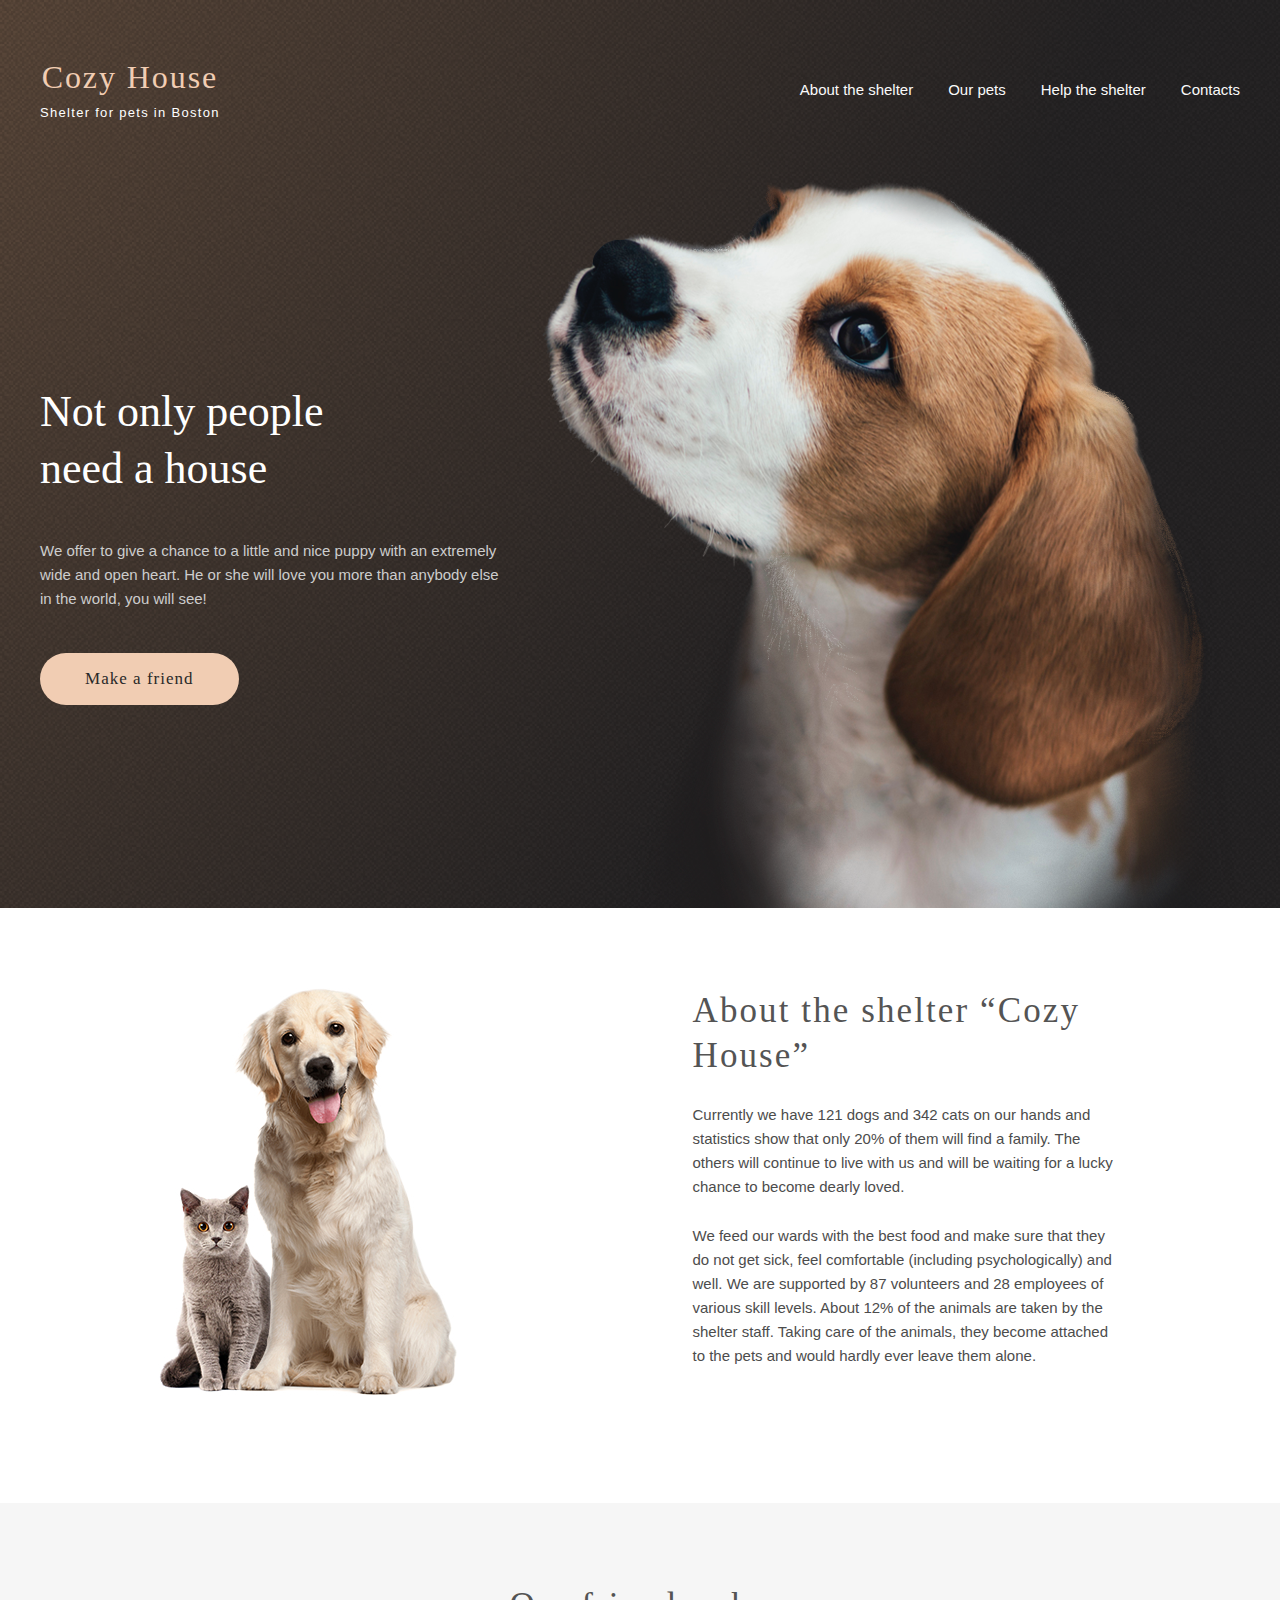
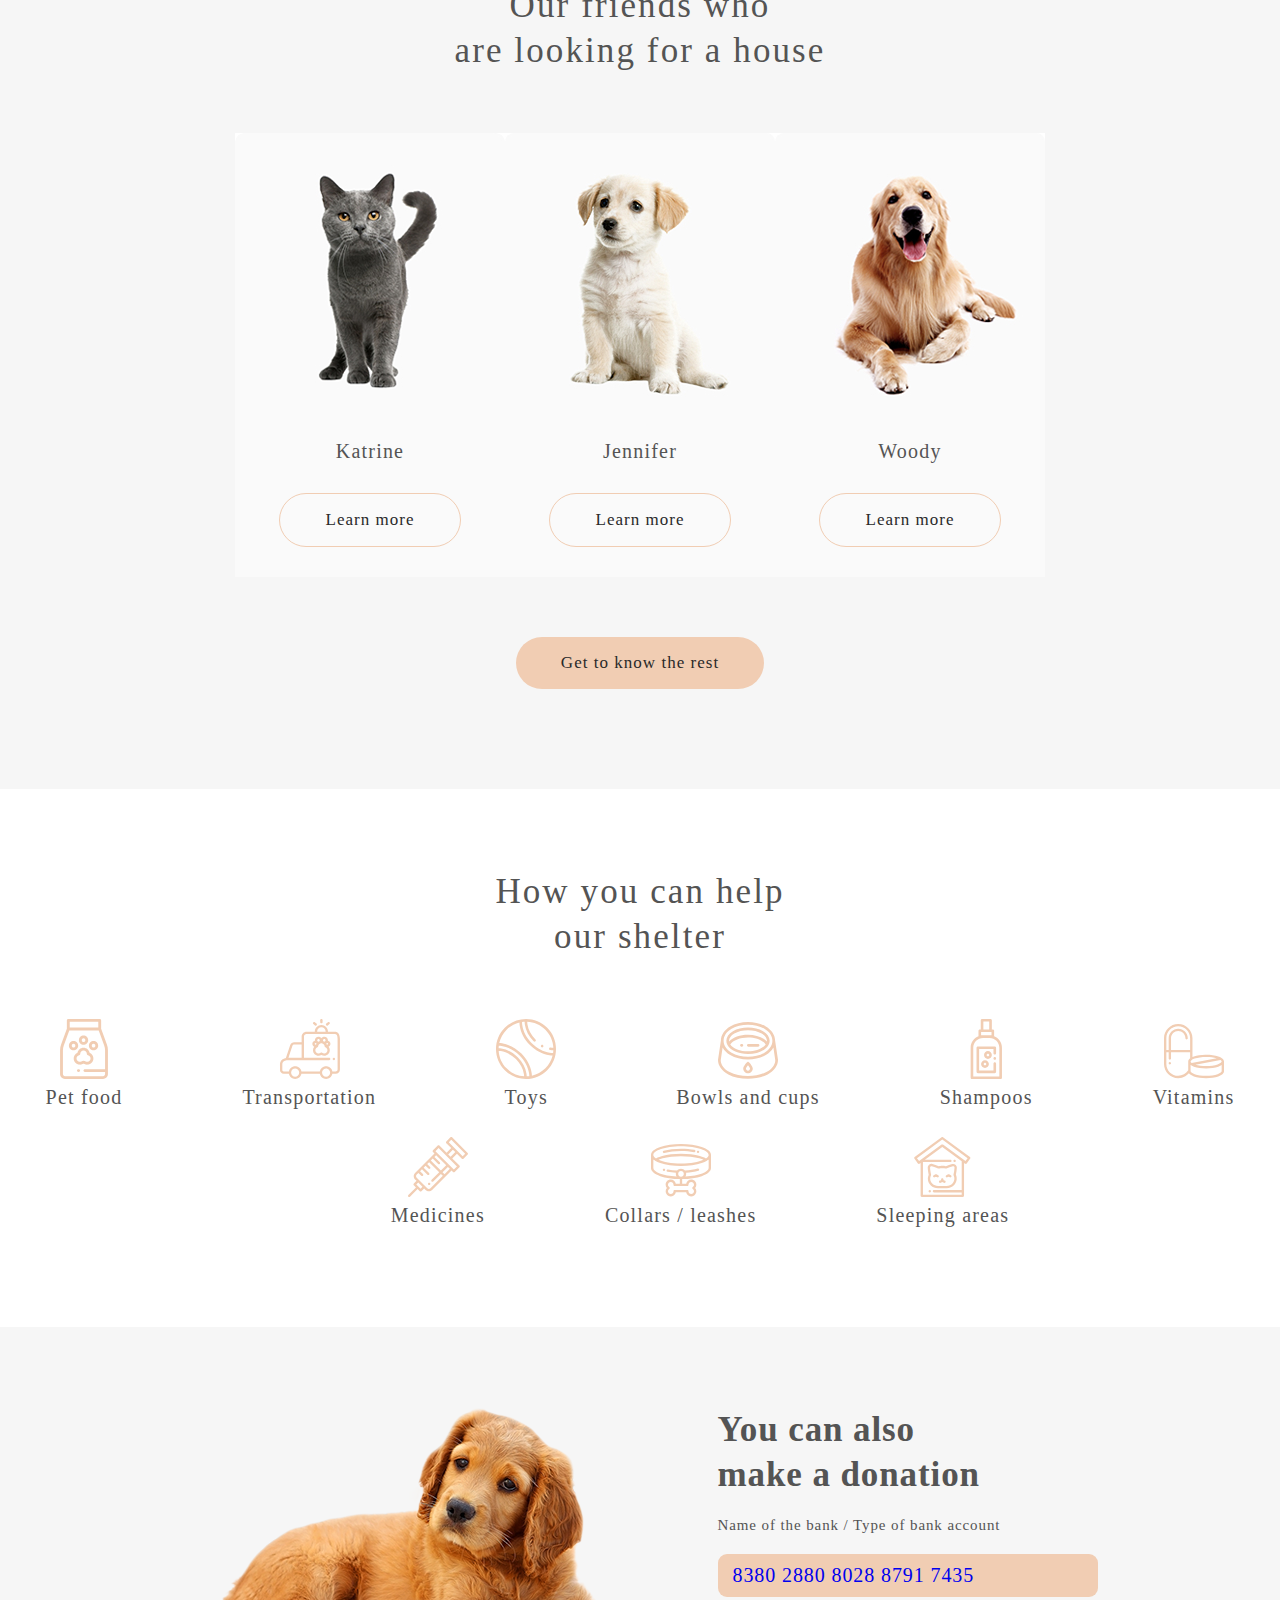
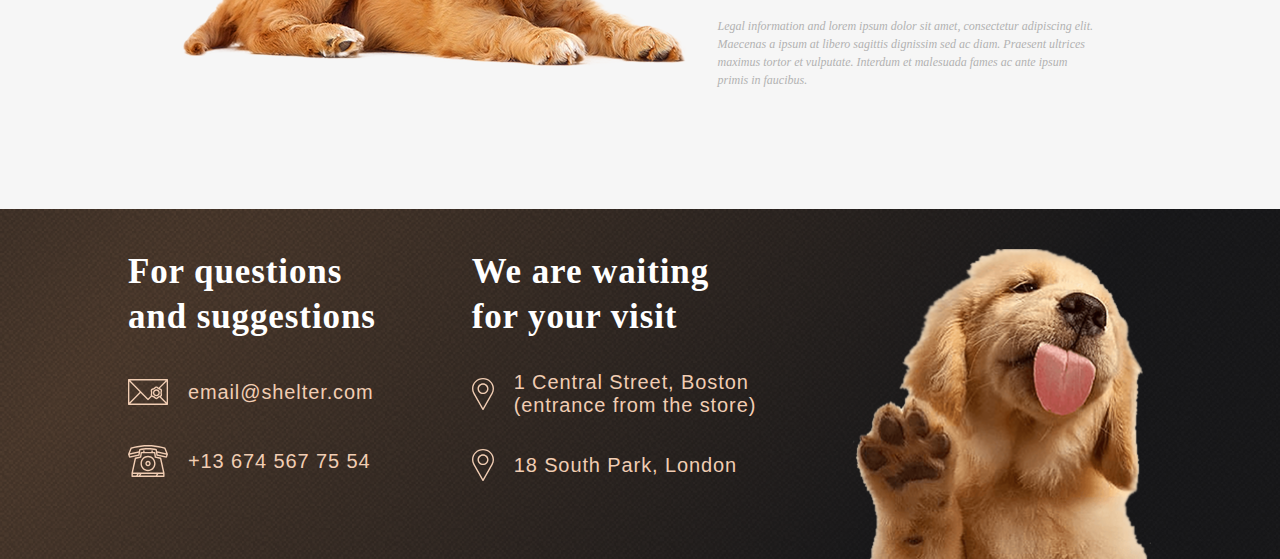
<file: petsindex/index.html>
<!DOCTYPE html>
<html lang="en">
<head>
    <meta charset="UTF-8">
    <meta http-equiv="X-UA-Compatible" content="IE=edge">
    <meta name="viewport" content="width=device-width, initial-scale=1.0">
    <title>Document</title>
    <link rel="stylesheet" href="css/normalize.css">
    <link rel="stylesheet" href="css/style.css">
</head>
<body>
    
    <header class="header">
        <div class="container">
            <div class="header__inner">
                <div class="header__title">
                    <h1 class="title__name">
                        Cozy House
                    </h1>
                    <p class="title__text">Shelter for pets in Boston</p>
                </div>
                <nav class="navigation">
                    <ul class="navigation__items">
                        <li class="navigation__item">
                            <a class="navigation__link navigation__link--activ" href="#">About the shelter</a>
                        </li>
                        <li class="navigation__item">
                            <a class="navigation__link" href="our pets/index2.html">Our pets</a>
                        </li>
                        <li class="navigation__item">
                            <a class="navigation__link" href="#help">Help the shelter</a>
                        </li>
                        <li class="navigation__item">
                            <a class="navigation__link" href="#footer">Contacts</a>
                        </li>
                    </ul>
                </nav>
            </div>
        </div>
    </header>
    <main class="main">
        <section class="make" id="make">
            <div class="container">
                <div class="make__inner">
                    <div class="make__column">
                        <h2 class="make__title">
                            Not only people <br> need a house
                        </h2>
                        <p class="make__content">
                            We offer to give a chance to a little and nice puppy with an extremely wide and open heart. He or she will love you more than anybody else in the world, you will see!
                        </p>
                        <button class="make__btn btn">Make a friend</button>
                    </div>
                    <div class="make__image">
                        <img class="make__image-img" src="images/dog.png" alt="pets">
                    </div>
                </div>
            </div>
        </section>
        <section class="about">
            <div class="container">
                <div class="about__inner">
                    <div class="about__images">
                        <img class="about__img" src="images/about-pets.jpg" alt="dog and cat">
                    </div>
                    <div class="about__content">
                        <h2 class="about__title">About the shelter “Cozy House”</h2>
                        <p class="about__text">
                            Currently we have 121 dogs and 342 cats on our hands and statistics show that only 20% of them will find a family. The others will continue to live with us and will be waiting for a lucky chance to become dearly loved.
                        </p>
                        <p class="about__text">
                            We feed our wards with the best food and make sure that they do not get sick, feel comfortable (including psychologically) and well. We are supported by 87 volunteers and 28 employees of various skill levels. About 12% of the animals are taken by the shelter staff. Taking care of the animals, they become attached to the pets and would hardly ever leave them alone.
                        </p>
                    </div>
                </div>
            </div>
        </section>
        <section class="our">
            <div class="container">
                <h2 class="our__title">
                    Our friends who <br> are looking for a house
                </h2>
                <div class="our__slider">
                    <div class="slider__items">
                        <img class="item__img" src="images/pets-katrine.jpg" alt="hous__pets">
                        <h4 class="item__name" >Katrine</h4>
                        <button class="item__btn btn">Learn more</button>
                    </div>
                    <div class="slider__items">
                        <img class="item__img" src="images/pets-jennifer.jpg" alt="hous__pets">
                        <h4 class="item__name" >Jennifer</h4>
                        <button class="item__btn btn">Learn more</button>
                    </div>
                    <div class="slider__items">
                        <img class="item__img" src="images/pets-woody.jpg" alt="hous__pets">
                        <h4 class="item__name" >Woody</h4>
                        <button class="item__btn btn">Learn more</button>
                    </div>
                </div>
                <button class="our__btn btn">Get to know the rest</button>
            </div>
        </section>
        <section class="shelter" id="help">
            <div class="container">
                <!-- <div class="shelter__inner"> -->
                    <h2 class="shelter__title">
                        How you can help <br> our shelter
                    </h2>
                    <div class="shelter__box">
                        <div class="box__items one">
                            <img class="box__item-img" src="images/vector-1.svg" alt="">
                            <h6 class="box__item-title">Pet food</h6>
                        </div>
                        <div class="box__items two">
                            <img class="box__item-img" src="images/vector-2.svg" alt="">
                            <h6 class="box__item-title">Transportation</h6>
                        </div>
                        <div class="box__items three">
                            <img class="box__item-img" src="images/vector-3.svg" alt="">
                            <h6 class="box__item-title">Toys</h6>
                        </div>
                        <div class="box__items vo">
                            <img class="box__item-img" src="images/vector-4.svg" alt="">
                            <h6 class="box__item-title">Bowls and cups</h6>
                        </div>
                        <div class="box__items five">
                            <img class="box__item-img" src="images/vector-5.svg" alt="">
                            <h6 class="box__item-title">Shampoos</h6>
                        </div>
                        <div class="box__items six">
                            <img class="box__item-img" src="images/vector-6.svg" alt="">
                            <h6 class="box__item-title">Vitamins</h6>
                        </div>
                        <div class="box__items seven">
                            <img class="box__item-img" src="images/vector-7.svg" alt="">
                            <h6 class="box__item-title">Medicines</h6>
                        </div>
                        <div class="box__items axt">
                            <img class="box__item-img" src="images/vector-8.svg" alt="">
                            <h6 class="box__item-title">Collars / leashes</h6>
                        </div>
                        <div class="box__items noin">
                            <img class="box__item-img" src="images/vector-9.svg" alt="">
                            <h6 class="box__item-title">Sleeping areas</h6>
                        </div>
                    </div>
                <!-- </div> -->
            </div>
        </section>
        <section class="donation">
            <div class="container">
                <div class="donation__inner">
                    <div class="donation__images">
                        <img class="donation__img" src="images/donation.png" alt="">
                    </div>
                    <div class="donation__content-column">
                        <h2 class="donation__title">You can also <br> make a donation</h2>
                        <p class="donation__text">Name of the bank / Type of bank account</p>
                        <a class="donation__link" href="#">
                            8380 2880 8028 8791 7435
                        </a>
                        <p class="donation__content">Legal information and lorem ipsum dolor sit amet, consectetur adipiscing elit. Maecenas a ipsum at libero sagittis dignissim sed ac diam. Praesent ultrices maximus tortor et vulputate. Interdum et malesuada fames ac ante ipsum primis in faucibus.</p>
                    </div>
                </div>
            </div>
        </section>
    </main>
    <footer class="footer" id="footer">
        <div class="container">
            <div class="footer__inner">
                <div class="footer__items">
                    <h2 class="footer__item-title">For questions <br> and suggestions</h2>
                    <a class="footer__link" href="mailto: email@shelter.com">
                        <img class="footer__link-img" src="images/mail.svg" alt="mail svg">
                        email@shelter.com
                    </a>
                    <a class="footer__link" href="tel: +136745677554">
                        <img class="footer__link-img" src="images/phone.svg" alt="phone svg">
                        +13 674 567 75 54
                    </a>
                </div>
                <div class="footer__items">
                    <h2 class="footer__item-title">We are waiting <br> for your visit</h2>
                    <a class="footer__link" href="#">
                        <img class="footer__link-img" src="images/pin.svg" alt="pin svg">
                        1 Central Street, Boston <br>(entrance from the store)</a>
                    <a class="footer__link" href="#">
                        <img class="footer__link-img" src="images/pin.svg" alt="pin svg">
                        18 South Park, London 
                    </a>
                </div>
                <div class="footer__items">
                    <img class="footer__img" src="images/footer-puppy.png" alt="">
                </div>
            </div>
        </div>
    </footer>


</body>
</html>
</file>
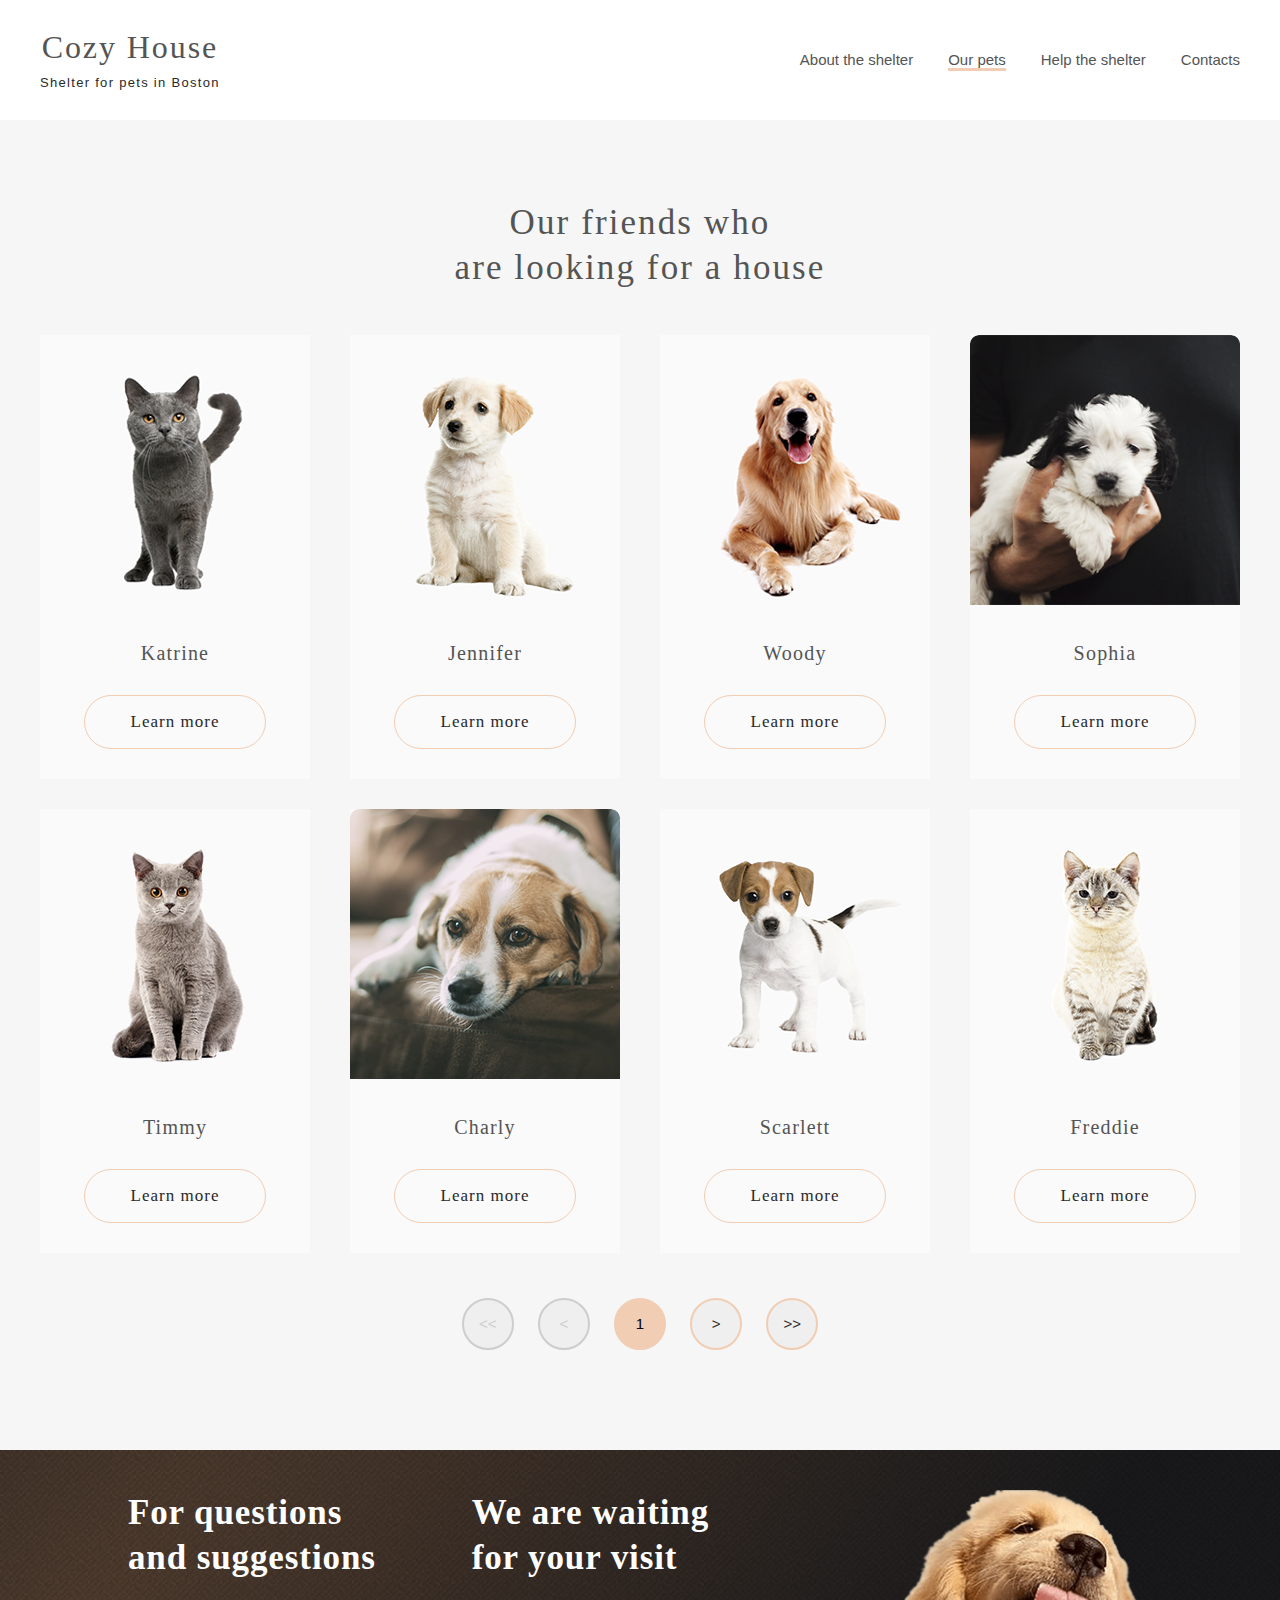
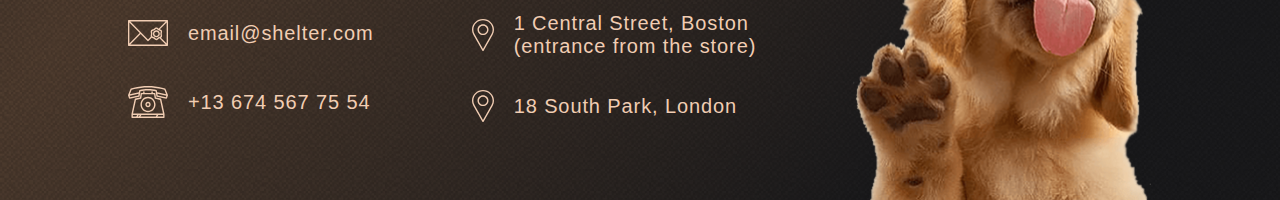
<file: petsindex/our pets/index2.html>
<!DOCTYPE html>
<html lang="en">
<head>
    <meta charset="UTF-8">
    <meta http-equiv="X-UA-Compatible" content="IE=edge">
    <meta name="viewport" content="width=device-width, initial-scale=1.0">
    <title>Document</title>
    <link href="../css/normalize.css" rel="stylesheet">
    <link rel="stylesheet" href="../css/style.css">
    <link rel="stylesheet" href="css/style2.css">
</head>
<body>
    
    <header class="header">
        <div class="container">
            <div class="header__inner">
                <div class="header__title">
                    <h1 class="title__name">
                        Cozy House
                    </h1>
                    <p class="title__text">Shelter for pets in Boston</p>
                </div>
                <nav class="navigation">
                    <ul class="navigation__items">
                        <li class="navigation__item">
                            <a class="navigation__link" href="../index.html">About the shelter</a>
                        </li>
                        <li class="navigation__item">
                            <a class="navigation__link navigation__link--activ" href="/petsindex/our pets/index2.html">Our pets</a>
                        </li>
                        <li class="navigation__item">
                            <a class="navigation__link" href="../index.html #help">Help the shelter</a>
                        </li>
                        <li class="navigation__item">
                            <a class="navigation__link" href="#footer">Contacts</a>
                        </li>
                    </ul>
                </nav>
            </div>
        </div>
    </header>

    <section class="our">
            <div class="container">
                <h2 class="our__title">
                    Our friends who <br> are looking for a house
                </h2>
                <div class="our__slider">
                    <div class="slider__items">
                        <img class="item__img" src="../images/pets-katrine.jpg" alt="hous__pets">
                        <h4 class="item__name" >Katrine</h4>
                        <button class="item__btn btn">Learn more</button>
                    </div>
                    <div class="slider__items">
                        <img class="item__img" src="../images/pets-jennifer.jpg" alt="hous__pets">
                        <h4 class="item__name" >Jennifer</h4>
                        <button class="item__btn btn">Learn more</button>
                    </div>
                    <div class="slider__items">
                        <img class="item__img" src="../images/pets-woody.jpg" alt="hous__pets">
                        <h4 class="item__name" >Woody</h4>
                        <button class="item__btn btn">Learn more</button>
                    </div>
                    <div class="slider__items">
                        <img class="item__img" src="../images/sophia.png" alt="hous__pets">
                        <h4 class="item__name" >Sophia</h4>
                        <button class="item__btn btn">Learn more</button>
                    </div>
                    <div class="slider__items">
                        <img class="item__img" src="../images/pets-timmy.png" alt="hous__pets">
                        <h4 class="item__name" >Timmy</h4>
                        <button class="item__btn btn">Learn more</button>
                    </div>
                    <div class="slider__items">
                        <img class="item__img" src="../images/charly.png" alt="hous__pets">
                        <h4 class="item__name" >Charly</h4>
                        <button class="item__btn btn">Learn more</button>
                    </div>
                    <div class="slider__items">
                        <img class="item__img" src="../images/scarlett.png" alt="hous__pets">
                        <h4 class="item__name" >Scarlett</h4>
                        <button class="item__btn btn">Learn more</button>
                    </div>
                    <div class="slider__items">
                        <img class="item__img" src="../images/freddie.png" alt="hous__pets">
                        <h4 class="item__name" >Freddie</h4>
                        <button class="item__btn btn">Learn more</button>
                    </div>
                </div>
                <button class="our__btn btn__one btn--circle-border--color--gray"></button>
                <button class="our__btn btn__two btn--circle-border--color--gray"></button>
                <button class="our__btn btn--circle--activ ">1</button>
                <button class="our__btn btn__three btn--circle-border--color"></button>
                <button class="our__btn btn__vo btn--circle-border--color"></button>
            </div>
    </section>

    <footer class="footer" id="footer">
        <div class="container">
            <div class="footer__inner">
                <div class="footer__items">
                    <h2 class="footer__item-title">For questions <br> and suggestions</h2>
                    <a class="footer__link" href="mailto: email@shelter.com">
                        <img class="footer__link-img" src="../images/mail.svg" alt="mail svg">
                        email@shelter.com
                    </a>
                    <a class="footer__link" href="tel: +136745677554">
                        <img class="footer__link-img" src="../images/phone.svg" alt="phone svg">
                        +13 674 567 75 54
                    </a>
                </div>
                <div class="footer__items">
                    <h2 class="footer__item-title">We are waiting <br> for your visit</h2>
                    <a class="footer__link" href="#">
                        <img class="footer__link-img" src="../images/pin.svg" alt="pin svg">
                        1 Central Street, Boston <br>(entrance from the store)</a>
                    <a class="footer__link" href="#">
                        <img class="footer__link-img" src="../images/pin.svg" alt="pin svg">
                        18 South Park, London 
                    </a>
                </div>
                <div class="footer__items">
                    <img class="footer__img" src="../images/footer-puppy.png" alt="dog">
                </div>
            </div>
        </div>
    </footer>

</body>
</html>
</file>
<file: petsindex/css/style.css>
html{
    box-sizing: border-box;
    scroll-behavior: smooth;
}
*,
*::before,
*::after{
    box-sizing: inherit;
    margin: 0;
    padding: 0;
}
body{
    font-family: 'Arial';
    font-style: normal;
    font-weight: 400;
    font-size: 15px;
    line-height: 24px;
    color: #fff;
}
.container{
    max-width: 1220px;
    margin: 0 auto;
    padding: 0 10px;
}
h1,h2,h3,h4,h5,h6{
    margin: 0;
    padding: 0;
    font-family: 'Georgia';
    font-style: normal;
}
button{
    cursor: pointer;
}
.header, .make{
    /* background: url(noise_lines_transparent@2X.png), radial-gradient(100% 215.42% at 0% 0%, #5B483A 0%, #262425 100%), #211F20; */
    background-image: url(../images/start-screen-background.jpg);
    background-image: url(../images/start-screen-gradient-background.png);
    background-attachment: fixed;
    background-size: cover;
    background-repeat: no-repeat;
}
.header{
    padding-top: 60px;
}
.header__title{
    text-align: center;
}
.header__inner{
    display: flex;
    justify-content: space-between;
    align-items: center;
}
.title__name{
    color: #F1CDB3;
    font-weight: 400;
    font-size: 32px;
    line-height: 35px;
    letter-spacing: 0.06em;
}
.title__text{
    margin-top: 10px;
    font-size: 13px;
    line-height: 15px;
    letter-spacing: 0.1em;
}
.navigation__items{
    display: flex;
}
.navigation__item + .navigation__item{
    margin-left: 35px;
}
.navigation__item{
    list-style-type: none;
}
.navigation__link{
    text-decoration: none;
    color: #FAFAFA;
    position: relative;;
}
.navigation__link:active::after{
    display: block;
    background: #F1CDB3;
    height: 3px;
    width: 100%;
    position: absolute;
    bottom: 0;
    left: 0;
}
.make__inner{
    display: flex;
    justify-content: space-between;
    align-items: center;
    padding-top: 60px;
}
.make__column{
    margin-right: 42px;
}
.make__title{
    font-weight: 400;
    font-size: 44px;
    line-height: 57px;
    margin-bottom: 42px;
}
.make__content{
    font-size: 15px;
    line-height: 24px;
    color: #CDCDCD;
    margin-bottom: 42px;
}
.btn{
    background: #F1CDB3;
    border-radius: 100px;
    padding: 15px 45px;
    font-family: 'Georgia';
    font-style: normal;
    font-weight: 400;
    font-size: 17px;
    line-height: 22px;
    letter-spacing: 0.06em;
    color: #292929;
    border: none;
    text-align: center;
}
.make__image{
display: flex;
justify-content: flex-end;
align-items: flex-end;
}
.about{
    margin-top: 80px;
}
.about__inner{
    display: flex;
    flex-direction: row;
    align-items: flex-start;
    justify-content: space-around;
    color: #000;
}
.about__images{
    margin-bottom: 100px;
}
.about__content{
    width: 430px;
}
.about__title{
    font-weight: 400;
    font-size: 35px;
    line-height: 45px;
    letter-spacing: 0.06em;
    color: #545454;
    margin-bottom: 25px;
}
.about__text + .about__text{
    margin-top: 25px;
}
.about__text{
    color: #4C4C4C;
}
.our{
    padding-top: 80px;
    padding-bottom: 100px;
    background-color: #F6F6F6;
    text-align: center;
}

.our__title{
    color: #545454;
    letter-spacing: 0.06em;
    font-weight: 400;
    font-size: 35px;
    line-height: 45px;
    margin-bottom: 60px;
}
.our__slider{
    display: flex;
    justify-content: center;
    align-items: center;
    margin-bottom: 60px;
}
.slider__items{
    background: #FAFAFA;
}
.iten__img{
    border-radius: 9px 9px 0px 0px;
}
.item__name{
    font-weight: 400;
    font-size: 20px;
    line-height: 23px;
    letter-spacing: 0.06em;
    color: #545454;
    margin: 30px 0;
}
.item__btn{
    margin-bottom: 30px;
    background: #FAFAFA;
    border: 1px solid #F1CDB3;
    transition: .3s;
}
.item__btn:hover{
    background: #F1CDB3;
}
.shelter{
    color: #545454;
}
.shelter__title{
    margin-top: 80px;
    margin-bottom: 60px;
    color: #545454;
    font-weight: 400;
    font-size: 35px;
    line-height: 45px;
    letter-spacing: 0.06em;
    text-align: center;
}
.shelter__box{
    margin: 0 auto 0 0;
    display: flex;
    flex-wrap: wrap;
    justify-content: center;
    align-items: baseline;
   /*  grid-template-columns: repeat(5, 1fr);  */
   /*  grid-template-columns: 82px 89px 150px 101px 60px 165px 153px 143px 101px; */
    /* grid-template-rows: repeat(2, 113px); */
    
    row-gap: 28px;
    text-align: center;
    justify-items: center;
    align-items: end;
}
.box__items +.box__items{
    /* justify-self: stretch;
    align-self: center; */
 margin-left: 120px;
}
.one {
    /* grid-column: 1 / 2; */
    grid-row: 1 / 1;
    justify-self: start;
}
.two{
   /*  grid-column: 3 / 4; */
    grid-row: 1 / 1;
    justify-self: start;
}
.three{
    /* grid-column: 5 / 6; */
    grid-row: 1 / 1;
    justify-self: start;
}
.vo{
    /* grid-column: 7 / 8; */
    grid-row: 1 / 1;
    justify-self: start;
}
.five{
   /*  grid-column: 9 / 10; */
    grid-row: 1 / 1;
    justify-self: start;
}
.six{
    grid-column: 1 / 3;
    grid-row: 2 / 3;
    align-self: end;
}
.seven{
    grid-column: 2 / 4;
    grid-row: 2 / 3;
    align-self: end;
}
.axt{
    grid-column: 3 / 5;
    grid-row: 2 / 3;
    align-self: end;
}
.noin{
    grid-column: 4 / 6;
    grid-row: 2 / 3;
    align-self: end;
}
.box__item-title{
    font-style: normal;
    font-weight: 400;
    font-size: 20px;
    line-height: 23px;
    letter-spacing: 0.06em;
    color: #545454;
}
.donation{
    margin-top: 100px;
    padding: 80px 0 100px 0;
    background-color: #F6F6F6;
}
.donation__inner{
    display: flex;
    justify-content: center;
}
.donation__images{
    margin-right: 30px;
}
.donation__content-column{
    font-family: 'Georgia';
    font-style: normal;
    color: #545454;
    font-weight: 400;
    letter-spacing: 0.06em;
}
.donation__content-column>*{
    margin-bottom: 20px;
}
.donation__title{
    font-size: 35px;
    line-height: 45px;
}
.donation__text{
    font-size: 15px;
    line-height: 17px;
}
.donation__link{
    display: block;
    padding: 10px 15px 10px 15px;
    background: #F1CDB3;
    border-radius: 9px;
    text-decoration: none;
    font-size: 20px;
    line-height: 23px;
}
.donation__content{
    max-width: 380px;
    font-style: italic;
    font-size: 12px;
    line-height: 18px;
    color: #B2B2B2;
    letter-spacing: normal;
}
.footer{
    background: url(../images/footer-background.png);
    background: url(../images/footer-gradient-background.png);
    background-repeat: no-repeat;
    background-size: cover;
}
.footer__inner{
    display: flex; 
    justify-content: space-around;
    align-items: flex-start;
    padding: 40px 40px 0 40px;
}
.footer__items{
    letter-spacing: 0.06em;
    font-weight: 400;
    display: flex;
    flex-direction: column;
    align-items: flex-start;
    gap: 40px;
    position: relative;
}
.footer__items:nth-child(2){
    gap: 32px;
}
.footer__item-title{
    font-size: 35px;
    line-height: 45px;
}
.footer__link{
    display: block;
    font-size: 20px;
    line-height: 115%;
    color: #F1CDB3;
    text-decoration: none;
    display: flex;
    align-items: center;
}
.footer__link-img{
    margin-right: 20px;
}
.footer__img{
    display: block;
    position: relative;
    bottom: 0;
    right: 0;
}
</file>
<file: petsindex/our pets/css/style2.css>
body{
    background-color: #fff;
}
.header{
    background-image: none;
    background-image: none;
    padding-top: 0;
    padding: 30px 0;
}
.title__name{
    color: #545454;
}
.title__text{
    color: #292929;
}
.navigation__link{
    color: #545454;
}
.navigation__link--activ{
    border-bottom: 3px solid #F1CDB3;
}
.our__title{
    margin-bottom: 45px;
}
.our__slider{
    display: flex;
    flex-wrap: wrap;
    row-gap: 30px;
    column-gap: 40px;
    margin-bottom: 45px;
}
.item__img{
    border-radius: 9px 9px 0px 0px;
}
.our__btn{
    border: none;
    width: 52px;
    height: 52px;
    padding: 0;
    border-radius: 100px;
    transition: .3s;
}
.our__btn + .our__btn{
    margin-left: 20px;
}
.btn--circle--activ{
    background-color: #F1CDB3;
    border: 2px solid #F1CDB3;
}
.btn--circle-border--color{
    border: 2px solid #F1CDB3;
}
.btn--circle-border--color--gray{
    border: 2px solid #CDCDCD;
}
.btn__one::before{
    content: '\3C\3C';
    color: #CDCDCD;
}
.our__btn:hover{
    background-color: #F1CDB3;
    border: 2px solid #F1CDB3;
}
.btn__two::before{
    content: '\3C';
    color: #CDCDCD;
}
.btn__three::before{
    content: '\3E';
    color: #292929;
}
.btn__vo::before{
    content: '\3E\3E';
    color: #292929;
}
</file>
